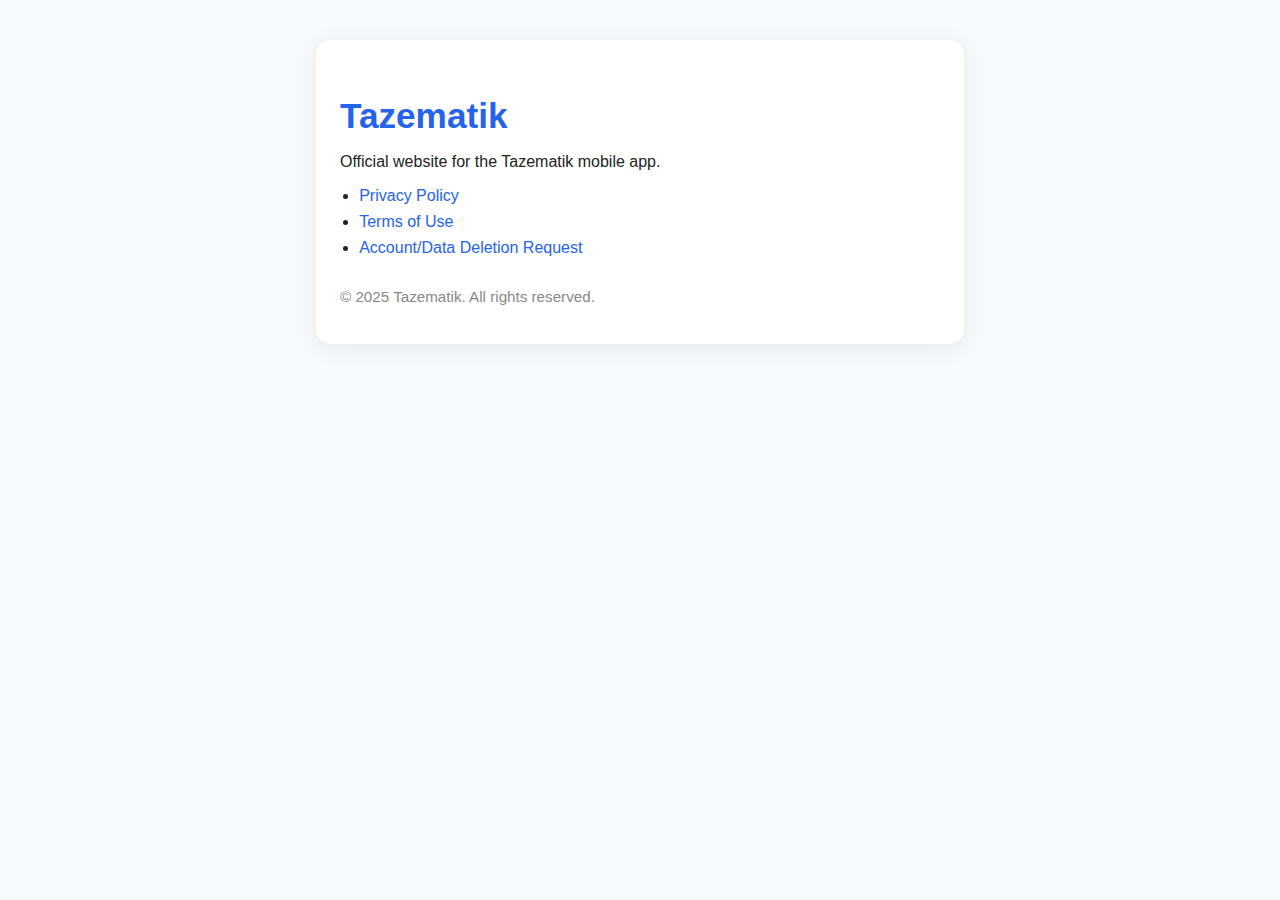
<file: index.html>
<!DOCTYPE html>
<html lang="en">
<head>
  <meta charset="UTF-8">
  <meta name="viewport" content="width=device-width, initial-scale=1.0">
  <title>Tazematik – Official Website</title>
  <link rel="stylesheet" href="css/style.css">
</head>
<body>
  <div class="container">
    <h1>Tazematik</h1>
    <p>Official website for the Tazematik mobile app.</p>
    <ul>
      <li><a href="privacy-policy.html">Privacy Policy</a></li>
      <li><a href="terms-of-use.html">Terms of Use</a></li>
      <li><a href="account-deletion.html">Account/Data Deletion Request</a></li>
    </ul>
    <footer>
      <p>&copy; 2025 Tazematik. All rights reserved.</p>
    </footer>
  </div>
</body>
</html>
</file>
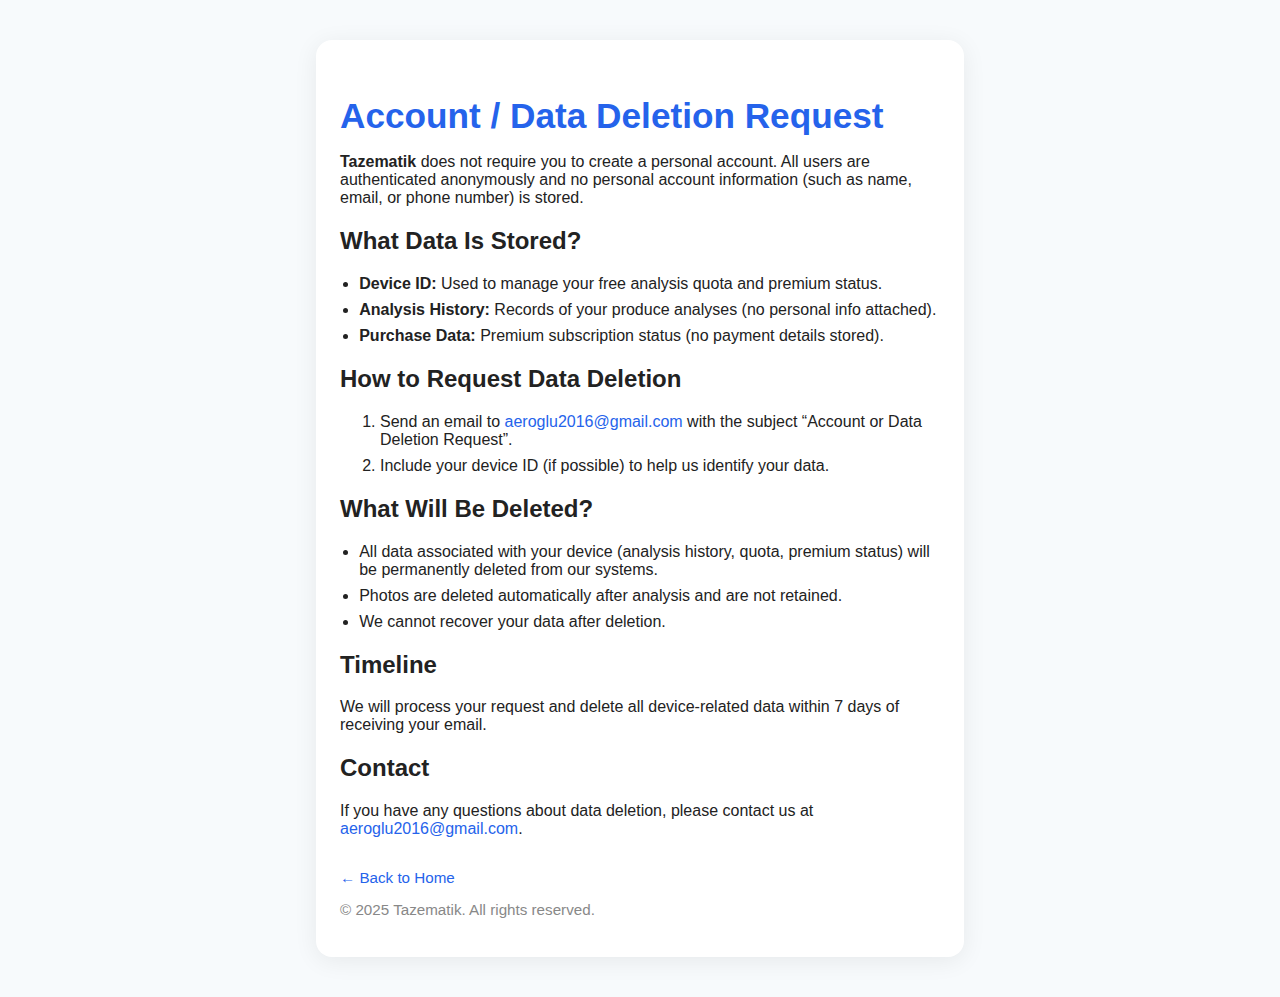
<file: account-deletion.html>
<!DOCTYPE html>
<html lang="en">
<head>
  <meta charset="UTF-8">
  <meta name="viewport" content="width=device-width, initial-scale=1.0">
  <title>Account/Data Deletion – Tazematik</title>
  <link rel="stylesheet" href="css/style.css">
</head>
<body>
  <div class="container">
    <h1>Account / Data Deletion Request</h1>
    <p><strong>Tazematik</strong> does not require you to create a personal account. All users are authenticated anonymously and no personal account information (such as name, email, or phone number) is stored.</p>
    <h2>What Data Is Stored?</h2>
    <ul>
      <li><strong>Device ID:</strong> Used to manage your free analysis quota and premium status.</li>
      <li><strong>Analysis History:</strong> Records of your produce analyses (no personal info attached).</li>
      <li><strong>Purchase Data:</strong> Premium subscription status (no payment details stored).</li>
    </ul>
    <h2>How to Request Data Deletion</h2>
    <ol>
      <li>Send an email to <a href="mailto:aeroglu2016@gmail.com?subject=Account%20or%20Data%20Deletion%20Request">aeroglu2016@gmail.com</a> with the subject “Account or Data Deletion Request”.</li>
      <li>Include your device ID (if possible) to help us identify your data.</li>
    </ol>
    <h2>What Will Be Deleted?</h2>
    <ul>
      <li>All data associated with your device (analysis history, quota, premium status) will be permanently deleted from our systems.</li>
      <li>Photos are deleted automatically after analysis and are not retained.</li>
      <li>We cannot recover your data after deletion.</li>
    </ul>
    <h2>Timeline</h2>
    <p>We will process your request and delete all device-related data within 7 days of receiving your email.</p>
    <h2>Contact</h2>
    <p>If you have any questions about data deletion, please contact us at <a href="mailto:aeroglu2016@gmail.com">aeroglu2016@gmail.com</a>.</p>
    <footer>
      <p><a href="index.html">&larr; Back to Home</a></p>
      <p>&copy; 2025 Tazematik. All rights reserved.</p>
    </footer>
  </div>
</body>
</html>
</file>
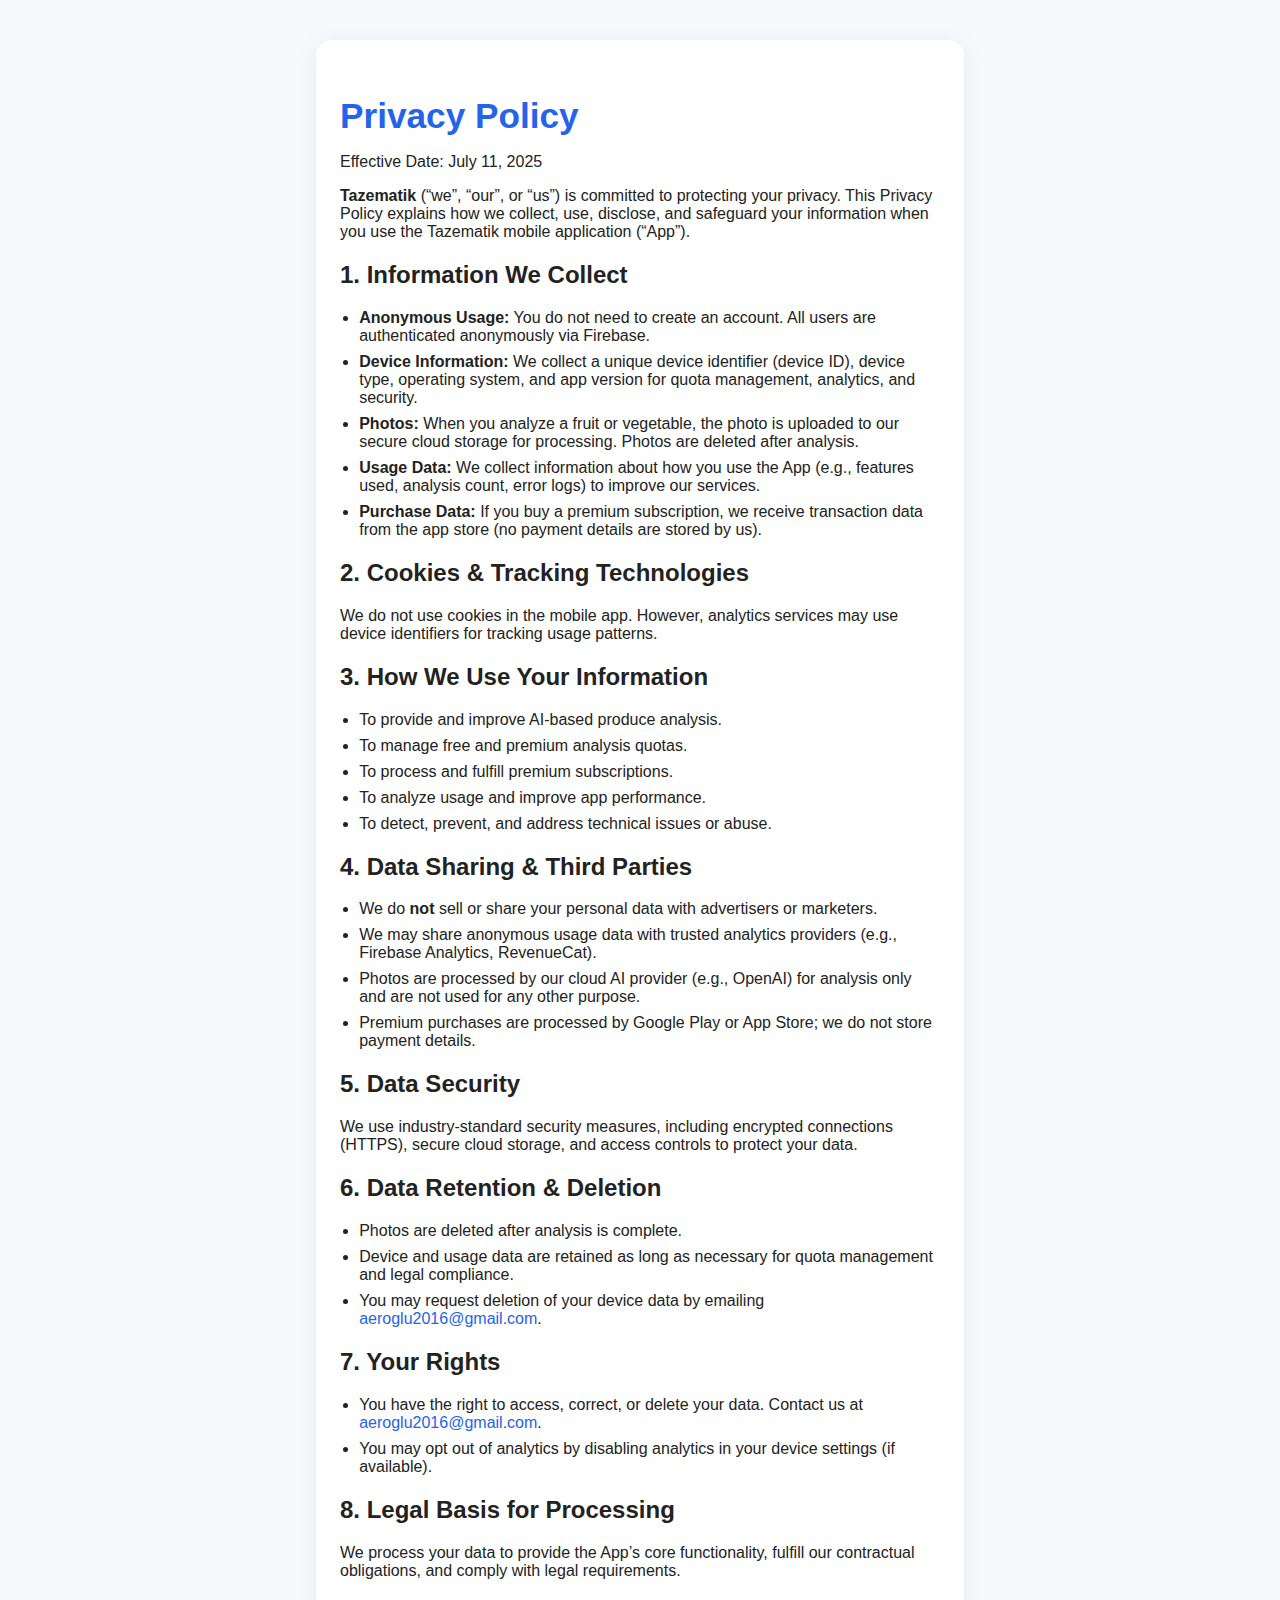
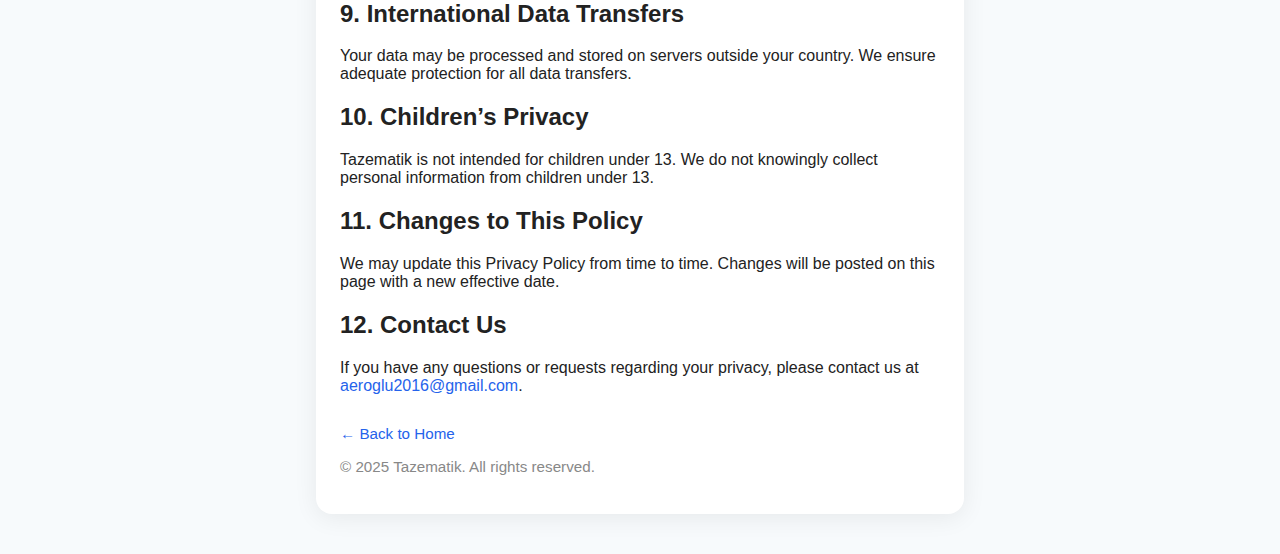
<file: privacy-policy.html>
<!DOCTYPE html>
<html lang="en">
<head>
  <meta charset="UTF-8">
  <meta name="viewport" content="width=device-width, initial-scale=1.0">
  <title>Privacy Policy – Tazematik</title>
  <link rel="stylesheet" href="css/style.css">
</head>
<body>
  <div class="container">
    <h1>Privacy Policy</h1>
    <p>Effective Date: July 11, 2025</p>
    <p><strong>Tazematik</strong> (“we”, “our”, or “us”) is committed to protecting your privacy. This Privacy Policy explains how we collect, use, disclose, and safeguard your information when you use the Tazematik mobile application (“App”).</p>
    <h2>1. Information We Collect</h2>
    <ul>
      <li><strong>Anonymous Usage:</strong> You do not need to create an account. All users are authenticated anonymously via Firebase.</li>
      <li><strong>Device Information:</strong> We collect a unique device identifier (device ID), device type, operating system, and app version for quota management, analytics, and security.</li>
      <li><strong>Photos:</strong> When you analyze a fruit or vegetable, the photo is uploaded to our secure cloud storage for processing. Photos are deleted after analysis.</li>
      <li><strong>Usage Data:</strong> We collect information about how you use the App (e.g., features used, analysis count, error logs) to improve our services.</li>
      <li><strong>Purchase Data:</strong> If you buy a premium subscription, we receive transaction data from the app store (no payment details are stored by us).</li>
    </ul>
    <h2>2. Cookies & Tracking Technologies</h2>
    <p>We do not use cookies in the mobile app. However, analytics services may use device identifiers for tracking usage patterns.</p>
    <h2>3. How We Use Your Information</h2>
    <ul>
      <li>To provide and improve AI-based produce analysis.</li>
      <li>To manage free and premium analysis quotas.</li>
      <li>To process and fulfill premium subscriptions.</li>
      <li>To analyze usage and improve app performance.</li>
      <li>To detect, prevent, and address technical issues or abuse.</li>
    </ul>
    <h2>4. Data Sharing & Third Parties</h2>
    <ul>
      <li>We do <strong>not</strong> sell or share your personal data with advertisers or marketers.</li>
      <li>We may share anonymous usage data with trusted analytics providers (e.g., Firebase Analytics, RevenueCat).</li>
      <li>Photos are processed by our cloud AI provider (e.g., OpenAI) for analysis only and are not used for any other purpose.</li>
      <li>Premium purchases are processed by Google Play or App Store; we do not store payment details.</li>
    </ul>
    <h2>5. Data Security</h2>
    <p>We use industry-standard security measures, including encrypted connections (HTTPS), secure cloud storage, and access controls to protect your data.</p>
    <h2>6. Data Retention & Deletion</h2>
    <ul>
      <li>Photos are deleted after analysis is complete.</li>
      <li>Device and usage data are retained as long as necessary for quota management and legal compliance.</li>
      <li>You may request deletion of your device data by emailing <a href="mailto:aeroglu2016@gmail.com">aeroglu2016@gmail.com</a>.</li>
    </ul>
    <h2>7. Your Rights</h2>
    <ul>
      <li>You have the right to access, correct, or delete your data. Contact us at <a href="mailto:aeroglu2016@gmail.com">aeroglu2016@gmail.com</a>.</li>
      <li>You may opt out of analytics by disabling analytics in your device settings (if available).</li>
    </ul>
    <h2>8. Legal Basis for Processing</h2>
    <p>We process your data to provide the App’s core functionality, fulfill our contractual obligations, and comply with legal requirements.</p>
    <h2>9. International Data Transfers</h2>
    <p>Your data may be processed and stored on servers outside your country. We ensure adequate protection for all data transfers.</p>
    <h2>10. Children’s Privacy</h2>
    <p>Tazematik is not intended for children under 13. We do not knowingly collect personal information from children under 13.</p>
    <h2>11. Changes to This Policy</h2>
    <p>We may update this Privacy Policy from time to time. Changes will be posted on this page with a new effective date.</p>
    <h2>12. Contact Us</h2>
    <p>If you have any questions or requests regarding your privacy, please contact us at <a href="mailto:aeroglu2016@gmail.com">aeroglu2016@gmail.com</a>.</p>
    <footer>
      <p><a href="index.html">&larr; Back to Home</a></p>
      <p>&copy; 2025 Tazematik. All rights reserved.</p>
    </footer>
  </div>
</body>
</html>
</file>
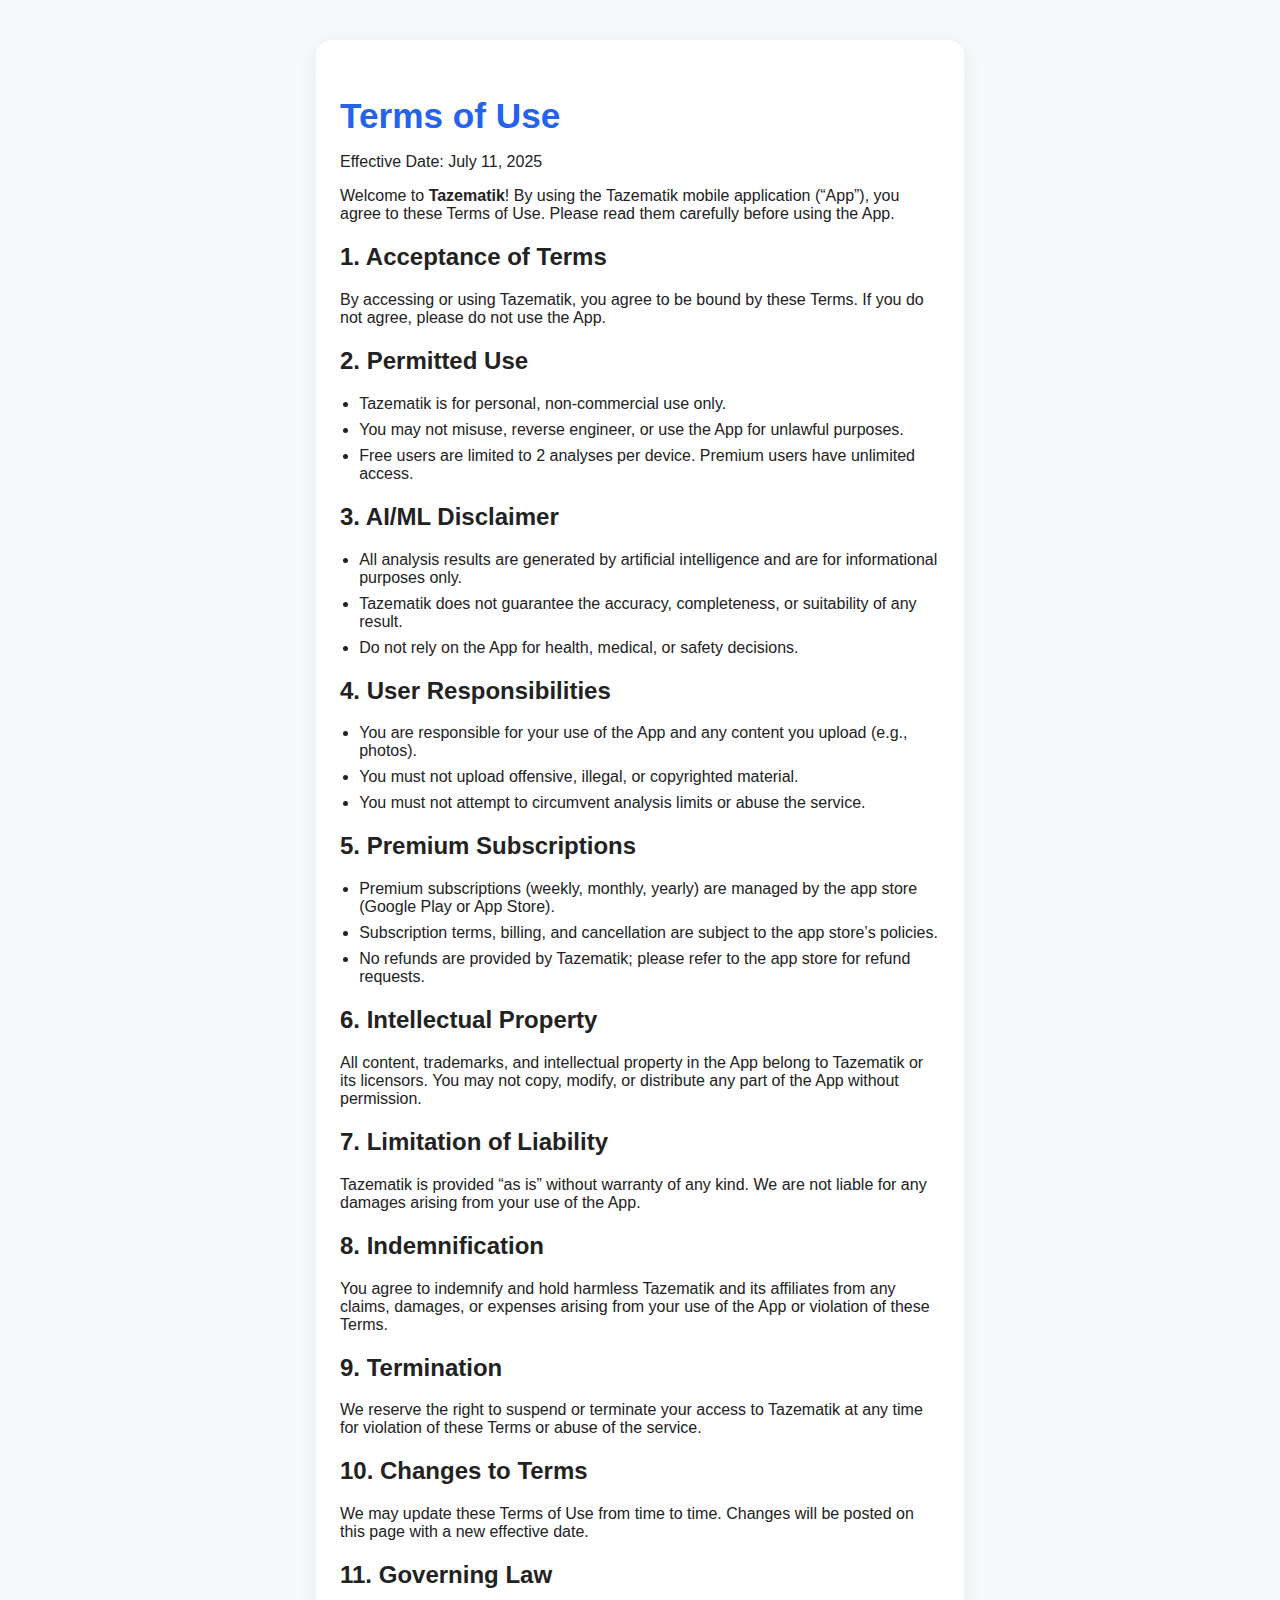
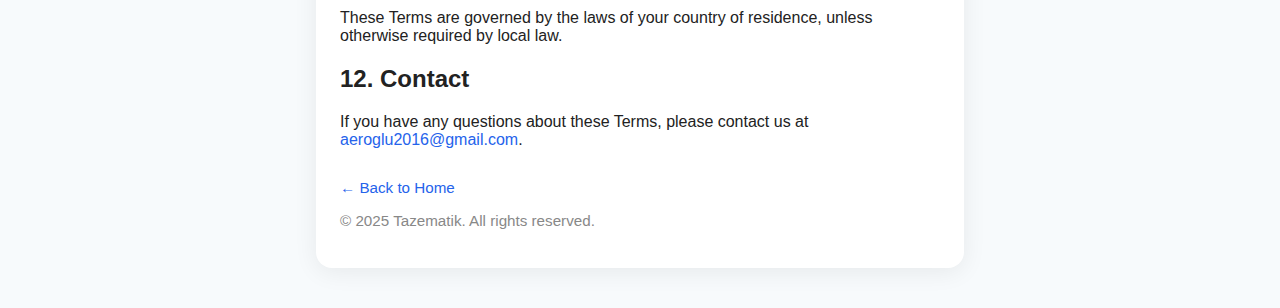
<file: terms-of-use.html>
<!DOCTYPE html>
<html lang="en">
<head>
  <meta charset="UTF-8">
  <meta name="viewport" content="width=device-width, initial-scale=1.0">
  <title>Terms of Use – Tazematik</title>
  <link rel="stylesheet" href="css/style.css">
</head>
<body>
  <div class="container">
    <h1>Terms of Use</h1>
    <p>Effective Date: July 11, 2025</p>
    <p>Welcome to <strong>Tazematik</strong>! By using the Tazematik mobile application (“App”), you agree to these Terms of Use. Please read them carefully before using the App.</p>
    <h2>1. Acceptance of Terms</h2>
    <p>By accessing or using Tazematik, you agree to be bound by these Terms. If you do not agree, please do not use the App.</p>
    <h2>2. Permitted Use</h2>
    <ul>
      <li>Tazematik is for personal, non-commercial use only.</li>
      <li>You may not misuse, reverse engineer, or use the App for unlawful purposes.</li>
      <li>Free users are limited to 2 analyses per device. Premium users have unlimited access.</li>
    </ul>
    <h2>3. AI/ML Disclaimer</h2>
    <ul>
      <li>All analysis results are generated by artificial intelligence and are for informational purposes only.</li>
      <li>Tazematik does not guarantee the accuracy, completeness, or suitability of any result.</li>
      <li>Do not rely on the App for health, medical, or safety decisions.</li>
    </ul>
    <h2>4. User Responsibilities</h2>
    <ul>
      <li>You are responsible for your use of the App and any content you upload (e.g., photos).</li>
      <li>You must not upload offensive, illegal, or copyrighted material.</li>
      <li>You must not attempt to circumvent analysis limits or abuse the service.</li>
    </ul>
    <h2>5. Premium Subscriptions</h2>
    <ul>
      <li>Premium subscriptions (weekly, monthly, yearly) are managed by the app store (Google Play or App Store).</li>
      <li>Subscription terms, billing, and cancellation are subject to the app store’s policies.</li>
      <li>No refunds are provided by Tazematik; please refer to the app store for refund requests.</li>
    </ul>
    <h2>6. Intellectual Property</h2>
    <p>All content, trademarks, and intellectual property in the App belong to Tazematik or its licensors. You may not copy, modify, or distribute any part of the App without permission.</p>
    <h2>7. Limitation of Liability</h2>
    <p>Tazematik is provided “as is” without warranty of any kind. We are not liable for any damages arising from your use of the App.</p>
    <h2>8. Indemnification</h2>
    <p>You agree to indemnify and hold harmless Tazematik and its affiliates from any claims, damages, or expenses arising from your use of the App or violation of these Terms.</p>
    <h2>9. Termination</h2>
    <p>We reserve the right to suspend or terminate your access to Tazematik at any time for violation of these Terms or abuse of the service.</p>
    <h2>10. Changes to Terms</h2>
    <p>We may update these Terms of Use from time to time. Changes will be posted on this page with a new effective date.</p>
    <h2>11. Governing Law</h2>
    <p>These Terms are governed by the laws of your country of residence, unless otherwise required by local law.</p>
    <h2>12. Contact</h2>
    <p>If you have any questions about these Terms, please contact us at <a href="mailto:aeroglu2016@gmail.com">aeroglu2016@gmail.com</a>.</p>
    <footer>
      <p><a href="index.html">&larr; Back to Home</a></p>
      <p>&copy; 2025 Tazematik. All rights reserved.</p>
    </footer>
  </div>
</body>
</html>
</file>
<file: css/style.css>
/* Copied from yds-ai-website/css/style.css for Tazematik */
body {
  font-family: 'Inter', Arial, sans-serif;
  background: #f7fafc;
  color: #222;
  margin: 0;
  padding: 0;
}
.container {
  max-width: 600px;
  margin: 40px auto;
  background: #fff;
  border-radius: 16px;
  box-shadow: 0 4px 24px rgba(0,0,0,0.07);
  padding: 32px 24px 24px 24px;
}
h1 {
  font-size: 2.2rem;
  margin-bottom: 0.5em;
  color: #2563eb;
}
ul {
  padding-left: 1.2em;
}
li {
  margin-bottom: 0.5em;
}
a {
  color: #2563eb;
  text-decoration: none;
}
a:hover {
  text-decoration: underline;
}
footer {
  margin-top: 2em;
  font-size: 0.95em;
  color: #888;
}
</file>
